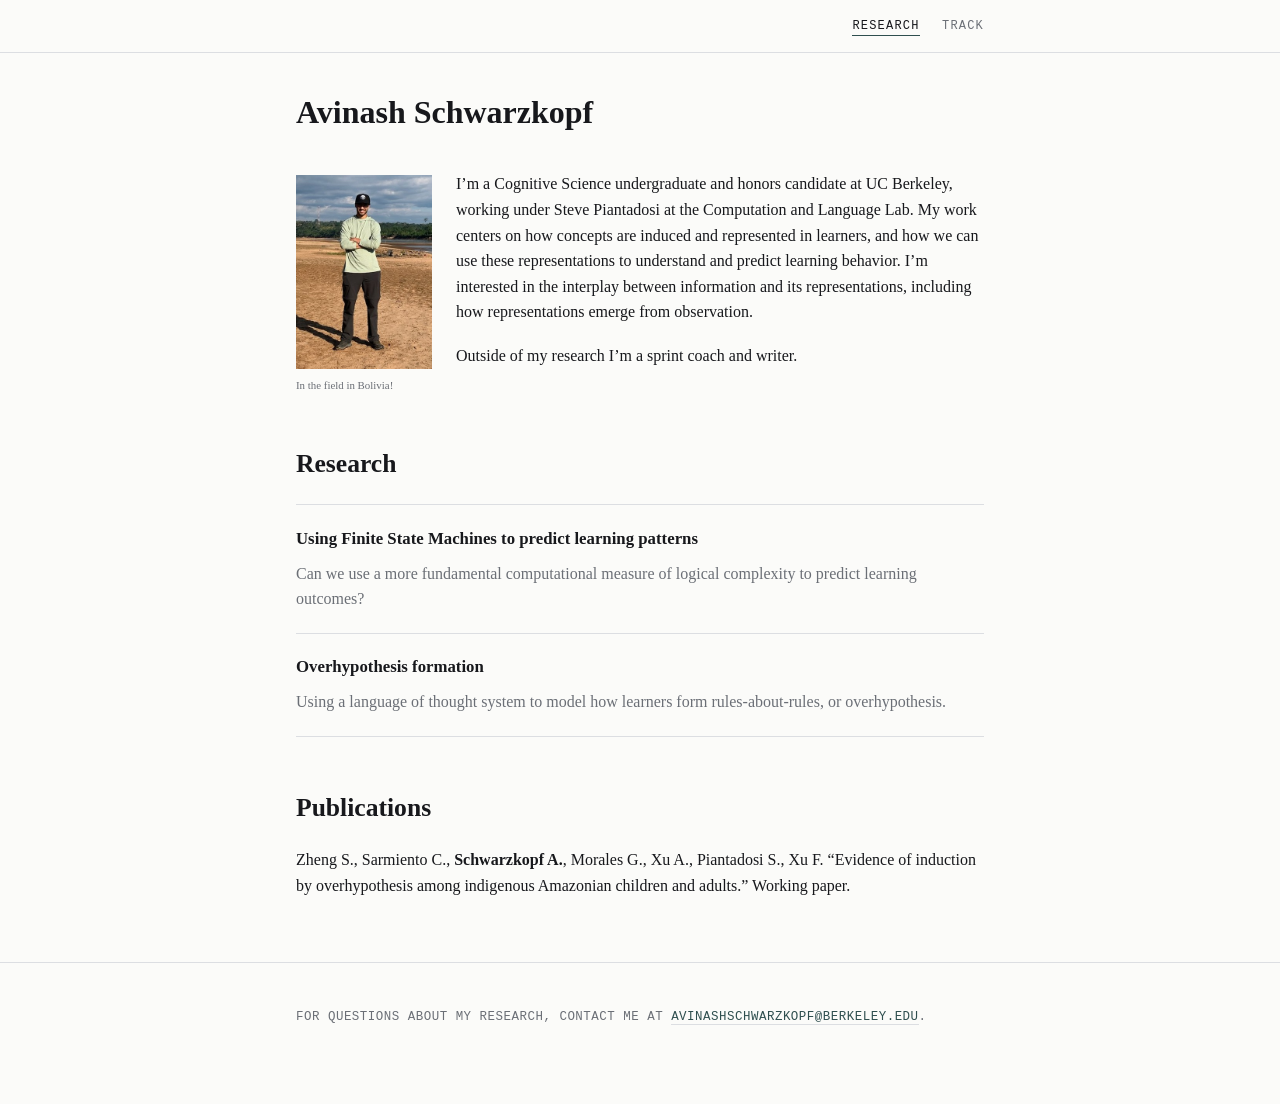
<file: index.html>
<!DOCTYPE html>
<html lang="en">
<head>
<meta charset="utf-8">
<meta name="viewport" content="width=device-width, initial-scale=1">
<title>Avinash Schwarzkopf — Research</title>
<meta name="description" content="Behavioral researcher. Study design, primary data collection, and quantitative modeling of how people learn.">
<link rel="stylesheet" href="style.css">
<link rel="canonical" href="https://avinashschwarzkopf.github.io/">

<!-- Open Graph (also helps link previews, which indirectly boosts CTR/discovery) -->
<meta property="og:title" content="Avinash Schwarzkopf — Research">
<meta property="og:description" content="Behavioral researcher. Study design, primary data collection, and quantitative modeling of how people learn.">
<meta property="og:type" content="profile">
<meta property="og:url" content="https://avinashschwarzkopf.github.io/">

<!-- Structured data: tells Google this page = a Person named Avinash Schwarzkopf -->
<script type="application/ld+json">
{
  "@context": "https://schema.org",
  "@type": "Person",
  "name": "Avinash Schwarzkopf",
  "url": "https://avinashschwarzkopf.github.io",
  "jobTitle": "Cognitive Science researcher",
  "affiliation": {
    "@type": "Organization",
    "name": "UC Berkeley"
  },
  "email": "avinashschwarzkopf@berkeley.edu"
}
</script>
</head>
<body>

<nav class="nav no-name">
  <div class="wrap">
    <ul>
      <li><a class="link" href="/" aria-current="page">Research</a></li>
      <li><a class="link" href="/track/">Track</a></li>
    </ul>
  </div>
</nav>

<main>
  <div class="wrap">

  <h1 class="page-title">Avinash Schwarzkopf</h1>

  <div class="intro-row">
    <figure class="research-photo">
      <img src="images/fieldwork/solo-riverbank-bolivia.jpg"
           alt="Avinash standing on a riverbank in the Bolivian Amazon." loading="lazy">
      <figcaption>In the field in Bolivia!</figcaption>
    </figure>
    <div class="intro-text">
      <p class="lede">
        I&rsquo;m a Cognitive Science undergraduate and honors candidate at UC Berkeley, working
        under Steve Piantadosi at the Computation and Language Lab. My work centers on how
        concepts are induced and represented in learners, and how we can use these
        representations to understand and predict learning behavior. I&rsquo;m interested in
        the interplay between information and its representations, including how
        representations emerge from observation.
      </p>
      <p class="lede">Outside of my research I&rsquo;m a sprint coach and writer.</p>
    </div>
  </div>

  <div class="current-research">
    <h2 class="section-title">Research</h2>

    <ul class="project-list">
      <li class="project-item">
        <p class="project-title">Using Finite State Machines to predict learning patterns</p>
        <p>Can we use a more fundamental computational measure of logical complexity to predict learning outcomes?</p>
      </li>
      <li class="project-item">
        <p class="project-title">Overhypothesis formation</p>
        <p>Using a language of thought system to model how learners form rules-about-rules, or overhypothesis.</p>
      </li>
    </ul>
  </div>

  <h2 class="section-title">Publications</h2>
  <p>
    Zheng S., Sarmiento C., <strong>Schwarzkopf A.</strong>, Morales G., Xu A.,
    Piantadosi S., Xu F. &ldquo;Evidence of induction by overhypothesis among indigenous
    Amazonian children and adults.&rdquo; Working paper.
  </p>

  </div>
</main>

<footer>
  <div class="wrap">
    <p class="meta">For questions about my research, contact me at <a href="mailto:avinashschwarzkopf@berkeley.edu">avinashschwarzkopf@berkeley.edu</a>.</p>
  </div>
</footer>

</body>
</html>
</file>
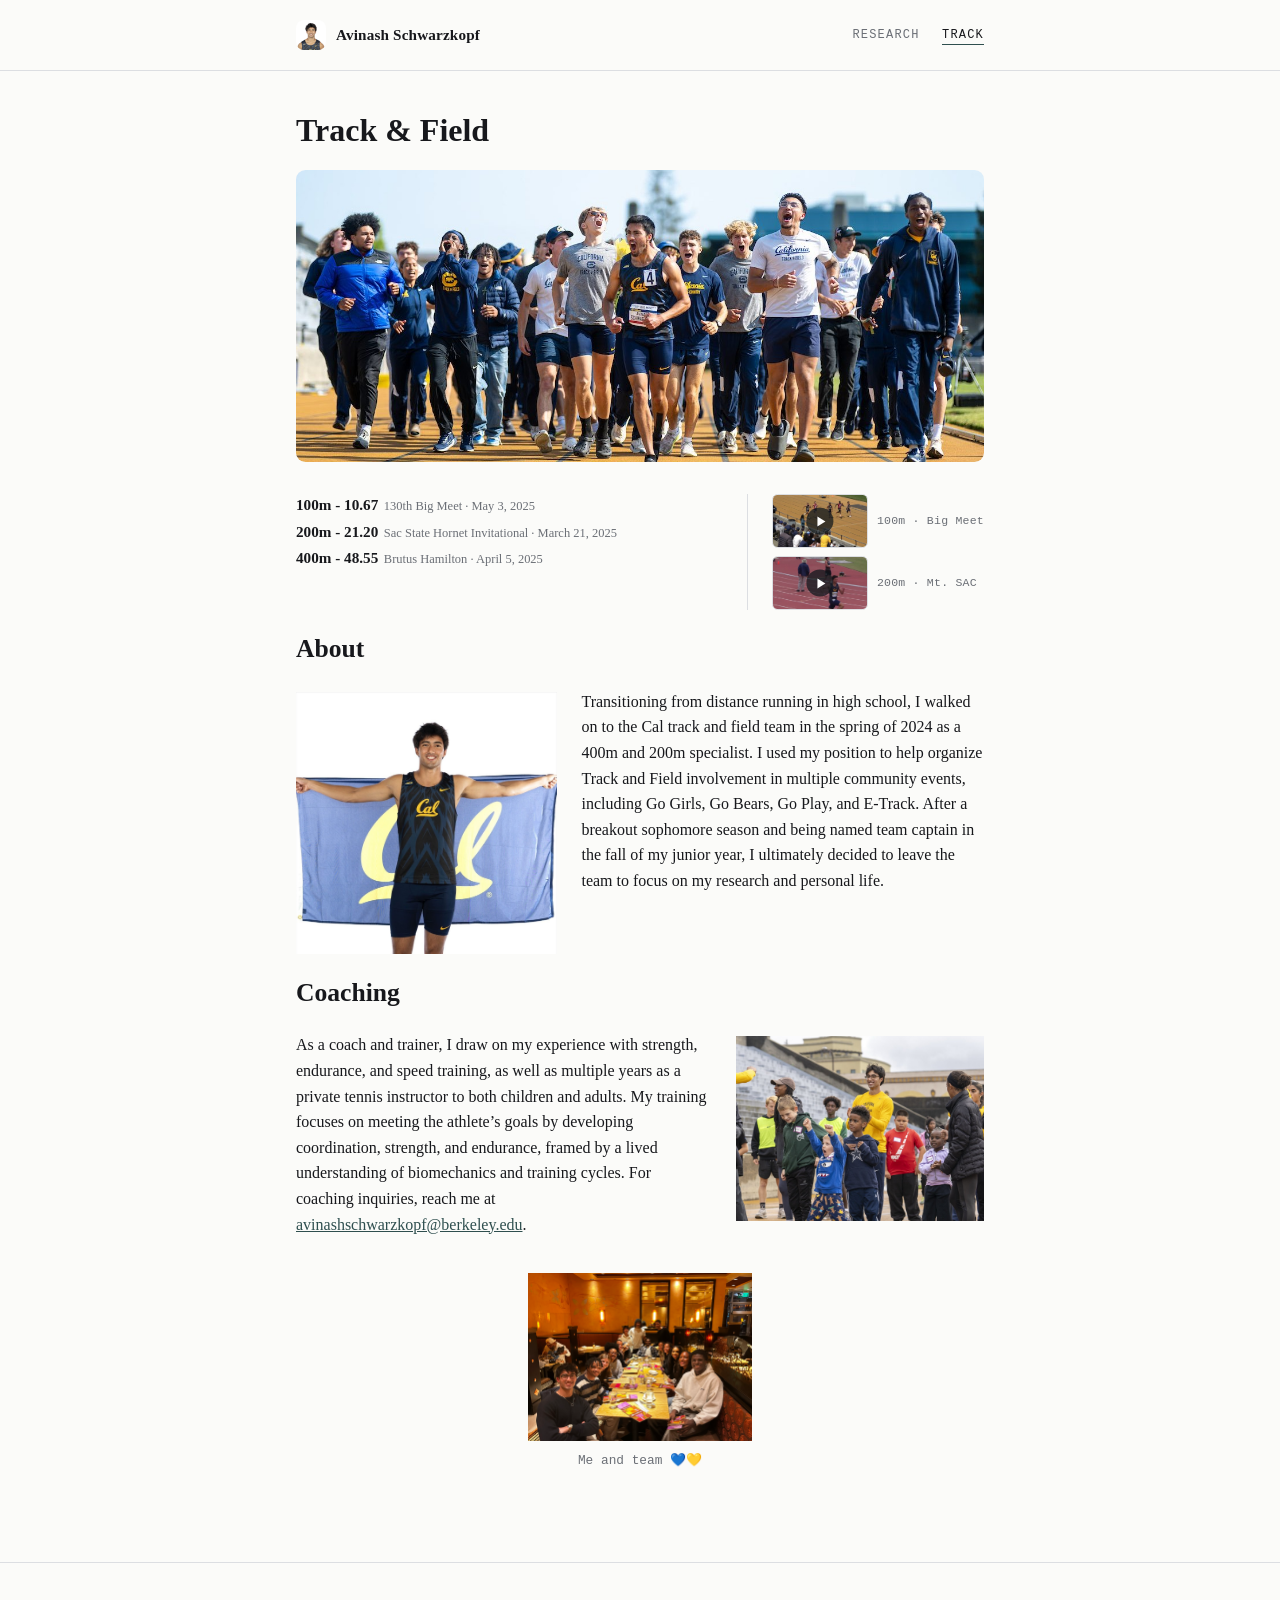
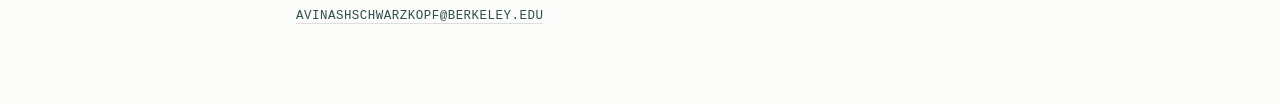
<file: track/index.html>
<!DOCTYPE html>
<html lang="en">
<head>
<meta charset="utf-8">
<meta name="viewport" content="width=device-width, initial-scale=1">
<title>Avinash Schwarzkopf — Track &amp; Field</title>
<meta name="description" content="Cal track and field sprinter and team captain. Personal bests and private sprint coaching.">
<link rel="stylesheet" href="../style.css">
</head>
<body>

<nav class="nav">
  <div class="wrap">
    <a class="name" href="/">
      <img class="nav-icon" src="../images/nav/track.jpg" alt="" loading="lazy">
      Avinash Schwarzkopf
    </a>
    <ul>
      <li><a class="link" href="/">Research</a></li>
      <li><a class="link" href="/track/" aria-current="page">Track</a></li>
    </ul>
  </div>
</nav>

<main>
  <div class="wrap">

  <h1 class="page-title">Track &amp; Field</h1>

  <figure class="hero-photo">
    <img src="../images/track/team-victory-lap.jpg"
         alt="Avinash leading a Cal track and field victory lap with teammates behind him.">
  </figure>

  <div class="prs-row">
    <ul class="pr-list">
      <li><span class="pr-stat">100m - 10.67</span><span class="pr-note">130th Big Meet &middot; May 3, 2025</span></li>
      <li><span class="pr-stat">200m - 21.20</span><span class="pr-note">Sac State Hornet Invitational &middot; March 21, 2025</span></li>
      <li><span class="pr-stat">400m - 48.55</span><span class="pr-note">Brutus Hamilton &middot; April 5, 2025</span></li>
    </ul>

    <div class="clips-mini">
      <button class="clip-line" type="button"
              data-video="../video/100m.mp4"
              data-caption="100m &mdash; 130th Big Meet, May 3, 2025.">
        <span class="clip-thumb">
          <img src="../images/track/100m-thumb.jpg"
               alt="Avinash sprinting down the home stretch of the 100m at the 130th Big Meet." loading="lazy">
          <span class="play-badge" aria-hidden="true"></span>
        </span>
        <span class="clip-label">100m &middot; Big Meet</span>
      </button>
      <button class="clip-line" type="button"
              data-video="../video/200m.mp4"
              data-caption="200m &mdash; Mt. SAC, April 18, 2025.">
        <span class="clip-thumb">
          <img src="../images/track/200m-thumb.jpg"
               alt="Avinash sprinting to the finish of the 200m at Mt. SAC." loading="lazy">
          <span class="play-badge" aria-hidden="true"></span>
        </span>
        <span class="clip-label">200m &middot; Mt. SAC</span>
      </button>
    </div>
  </div>

  <h2 class="section-title">About</h2>
  <div class="prose">

    <figure class="float-img left">
      <img src="../images/track/cal-flag-portrait.jpg"
           alt="Avinash draped in a Cal flag after a meet." loading="lazy">
    </figure>

    <p>
      Transitioning from distance running in high school, I walked on to the Cal
      track and field team in the spring of 2024 as a 400m and 200m specialist.
      I used my position to help organize Track and Field involvement in multiple
      community events, including Go Girls, Go Bears, Go Play, and E-Track. After
      a breakout sophomore season and being named team captain in the fall of my
      junior year, I ultimately decided to leave the team to focus on my research
      and personal life.
    </p>

  </div>

  <h2 class="section-title">Coaching</h2>
  <div class="coaching-wrap">

    <figure class="float-img right small">
      <img src="../images/track/community-clinic-kids.jpg"
           alt="Coaching kids at a Cal track and field community clinic." loading="lazy">
    </figure>

    <p>
      As a coach and trainer, I draw on my experience with strength, endurance,
      and speed training, as well as multiple years as a private tennis
      instructor to both children and adults. My training focuses on meeting the
      athlete&rsquo;s goals by developing coordination, strength, and endurance,
      framed by a lived understanding of biomechanics and training cycles. For
      coaching inquiries, reach me at
      <a href="mailto:avinashschwarzkopf@berkeley.edu?subject=Coaching%20inquiry">avinashschwarzkopf@berkeley.edu</a>.
    </p>

    <figure class="coaching-photo">
      <img src="../images/track/team-dinner.jpg"
           alt="Avinash with teammates at a team dinner." loading="lazy">
      <figcaption>Me and team &#x1F499;&#x1F49B;</figcaption>
    </figure>

  </div>

  </div>
</main>

<div class="lightbox" id="video-lightbox" hidden>
  <div class="lightbox-backdrop" data-close></div>
  <div class="lightbox-content">
    <button class="lightbox-close" type="button" data-close aria-label="Close video">&times;</button>
    <video id="lightbox-video" controls playsinline></video>
    <p class="lightbox-caption" id="lightbox-caption"></p>
  </div>
</div>

<footer>
  <div class="wrap">
    <p class="meta">
      <a href="mailto:avinashschwarzkopf@berkeley.edu">avinashschwarzkopf@berkeley.edu</a>
    </p>
  </div>
</footer>

<script src="track.js"></script>

</body>
</html>
</file>
<file: style.css>
:root {
  --ink: #17181c;
  --muted: #6b6f76;
  --rule: #dcdee2;
  --paper: #fbfbf9;
  --mark: #2f4f4f;
  --measure: 46rem;
}
* { box-sizing: border-box; }
html { -webkit-text-size-adjust: 100%; }
body {
  margin: 0;
  background: var(--paper);
  color: var(--ink);
  font: 16px/1.6 "Iowan Old Style", "Palatino Linotype", Palatino, Georgia, serif;
  -webkit-font-smoothing: antialiased;
}
img { max-width: 100%; height: auto; display: block; }
a { color: var(--mark); }
a:focus-visible { outline: 2px solid var(--mark); outline-offset: 3px; }

.wrap { max-width: var(--measure); margin: 0 auto; padding: 0 1.5rem; }

/* ---- nav ---- */
.nav {
  border-bottom: 1px solid var(--rule);
}
.nav .wrap {
  display: flex;
  justify-content: space-between;
  align-items: center;
  gap: 1rem;
  padding-top: 1.25rem;
  padding-bottom: 1.25rem;
}
.nav.no-name .wrap {
  justify-content: flex-end;
}
.nav .name {
  display: inline-flex;
  align-items: center;
  gap: 0.6rem;
  font-size: 0.95rem;
  font-weight: 600;
  letter-spacing: 0.01em;
  text-decoration: none;
  color: var(--ink);
}
.nav-icon {
  width: 1.9rem;
  height: 1.9rem;
  border-radius: 0.5rem;
  object-fit: cover;
  display: block;
  flex-shrink: 0;
}
.nav ul {
  list-style: none;
  display: flex;
  gap: 1.4rem;
  margin: 0;
  padding: 0;
  font: 500 0.75rem/1 ui-monospace, SFMono-Regular, "SF Mono", Menlo, monospace;
  letter-spacing: 0.1em;
  text-transform: uppercase;
}
.nav a.link { text-decoration: none; color: var(--muted); padding-bottom: 2px; }
.nav a.link:hover { color: var(--ink); }
.nav a.link[aria-current="page"] {
  color: var(--ink);
  border-bottom: 1px solid var(--mark);
}

.meta {
  font: 500 0.78rem/1.6 ui-monospace, SFMono-Regular, "SF Mono", Menlo, monospace;
  letter-spacing: 0.04em;
  text-transform: uppercase;
  color: var(--muted);
}
.meta a { text-decoration: none; border-bottom: 1px solid var(--rule); }
.meta a:hover { border-bottom-color: var(--mark); }
h2 {
  font: 500 0.78rem/1 ui-monospace, SFMono-Regular, "SF Mono", Menlo, monospace;
  letter-spacing: 0.12em;
  text-transform: uppercase;
  color: var(--muted);
  margin: 3.5rem 0 1.5rem;
}
.page-head { padding: 4rem 0 0; }
.page-head + h2 { margin-top: 3rem; }
.prs-row + h2 { margin-top: 1.5rem; }
.prose + h2 { margin-top: 0.5rem; }

h2.section-title {
  font: 700 1.6rem/1.2 "Iowan Old Style", "Palatino Linotype", Palatino, Georgia, serif;
  letter-spacing: normal;
  text-transform: none;
  color: var(--ink);
}

/* ---- intro blurb + photo ---- */
.intro-row {
  display: flex;
  align-items: flex-start;
  gap: 1.5rem;
  margin-top: 2.5rem;
}
.intro-text {
  flex: 1 1 auto;
  min-width: 0;
}
.intro-text .lede {
  margin: 0 0 1.1rem;
}
.intro-text .lede:last-child {
  margin-bottom: 0;
}
.research-photo {
  flex: 0 0 8.5rem;
  width: 8.5rem;
  margin: 0.2rem 0 0;
}
.research-photo img { width: 100%; }

.research-photo figcaption {
  font-family: "Iowan Old Style", "Palatino Linotype", Palatino, Georgia, serif;
  font-style: normal;
  font-size: 0.68rem;
  line-height: 1.5;
  color: var(--muted);
  margin-top: 0.5rem;
}
@media (max-width: 34rem) {
  .intro-row { flex-direction: column; }
  .research-photo { width: 45%; margin: 0 auto 1.2rem; }
}

/* ---- project list ---- */
.project-list {
  list-style: none;
  margin: 0 0 2.5rem;
  padding: 0;
}
.project-item {
  padding: 1.3rem 0;
  border-top: 1px solid var(--rule);
}
.project-item:last-child {
  border-bottom: 1px solid var(--rule);
}
.project-title {
  margin: 0;
  font-size: 1.05rem;
  font-weight: 600;
  color: var(--ink);
}
.project-role {
  font: 500 0.72rem/1.4 ui-monospace, SFMono-Regular, Menlo, monospace;
  letter-spacing: 0.06em;
  text-transform: uppercase;
  color: var(--mark);
  margin: 0.3rem 0 0;
}
.project-item p:last-child {
  margin: 0.5rem 0 0;
  color: var(--muted);
}

footer {
  border-top: 1px solid var(--rule);
  margin-top: 4rem;
  padding: 2rem 0 4rem;
}

/* ---- project entries ---- */
.entry { padding: 1.6rem 0; border-top: 1px solid var(--rule); }
.entry:last-of-type { border-bottom: 1px solid var(--rule); }
.entry h3 { font-size: 1.15rem; font-weight: 600; margin: 0 0 0.15rem; }
.entry .role {
  font: 500 0.72rem/1.4 ui-monospace, SFMono-Regular, Menlo, monospace;
  letter-spacing: 0.06em;
  text-transform: uppercase;
  color: var(--mark);
  margin: 0 0 0.8rem;
}
.entry p { margin: 0 0 0.6rem; }
.entry p:last-child { margin-bottom: 0; }

/* ---- figures ---- */
figure { margin: 1.4rem 0 0; }
figcaption {
  font: 0.8rem/1.5 ui-monospace, SFMono-Regular, Menlo, monospace;
  color: var(--muted);
  margin-top: 0.6rem;
}
.gallery {
  display: grid;
  grid-template-columns: repeat(2, 1fr);
  gap: 1rem;
  margin: 1.5rem 0 0;
}
.gallery img { width: 100%; }

/* ---- track hero photo ---- */
.hero-photo { margin: 1.25rem 0 0; }
.hero-photo img {
  width: 100%;
  max-height: 22rem;
  object-fit: cover;
  object-position: center 40%;
  border-radius: 0.6rem;
}

/* ---- PR list ---- */
.pr-list {
  list-style: none;
  margin: 0;
  padding: 0;
  flex: 1 1 auto;
  min-width: 0;
}
.pr-list li {
  line-height: 1.35;
  margin: 0 0 0.3rem;
}
.pr-list li:last-child { margin-bottom: 0; }
.pr-stat {
  font-variant-numeric: tabular-nums;
  font-weight: 700;
  color: var(--ink);
  font-size: 0.95rem;
}
.pr-note {
  color: var(--muted);
  font-size: 0.78rem;
  margin-left: 0.35rem;
}

/* ---- PR list + video thumbs, side by side ---- */
.prs-row {
  display: flex;
  align-items: stretch;
  gap: 1.5rem;
  margin-top: 2rem;
}
@media (max-width: 34rem) {
  .prs-row { flex-direction: column; }
}

@media (max-width: 34rem) {
  h1 { font-size: 1.7rem; }
  .gallery { grid-template-columns: 1fr; }
  .hero-photo img { max-height: 16rem; }
  .nav .wrap { flex-direction: column; align-items: flex-start; gap: 0.7rem; }
}
@media (prefers-reduced-motion: reduce) {
  * { animation: none !important; transition: none !important; }
}

/* ---- page title ---- */
.page-title {
  font: 700 2rem/1.2 "Iowan Old Style", "Palatino Linotype", Palatino, Georgia, serif;
  color: var(--ink);
  margin: 2.5rem 0 0;
}

/* ---- Research heading ---- */
.current-research {
  margin-top: 1.75rem;
}

/* ---- tiny video links, stacked beside the PR list ---- */
/* border-left is a deliberate divider: the videos illustrate the events,
   they aren't the source of the times, so the two lists read as separate. */
.clips-mini {
  flex: 0 0 auto;
  display: flex;
  flex-direction: column;
  gap: 0.5rem;
  border-left: 1px solid var(--rule);
  padding-left: 1.5rem;
}
.clip-line {
  display: flex;
  flex: 1 1 0;
  align-items: center;
  gap: 0.55rem;
  background: none;
  border: none;
  padding: 0;
  margin: 0;
  cursor: pointer;
  font: inherit;
  text-align: left;
  color: var(--muted);
}
.clip-line .clip-thumb {
  flex: 0 0 auto;
  width: 6rem;
  aspect-ratio: 16 / 9;
}
.clip-line .clip-label {
  font: 500 0.72rem/1.3 ui-monospace, SFMono-Regular, Menlo, monospace;
  letter-spacing: 0.02em;
  white-space: nowrap;
}
.clip-line:hover,
.clip-line:hover .clip-label,
.clip-line:focus-visible .clip-label { color: var(--mark); }
@media (max-width: 34rem) {
  .clips-mini { flex-direction: row; width: 100%; }
}

/* ---- prose with wrapped photos ---- */
.prose {
  margin-top: 1rem;
}
.prose::after,
.coaching-wrap::after {
  content: '';
  display: table;
  clear: both;
}
.prose p {
  margin: 0 0 1.1rem;
}
.float-img {
  margin: 0 0 1.2rem;
}
.float-img img { width: 100%; }
.float-img.left {
  float: left;
  width: 38%;
  margin: 0.2rem 1.5rem 1rem 0;
}
.float-img.right {
  float: right;
  width: 38%;
  margin: 0.2rem 0 1rem 1.5rem;
}
@media (max-width: 34rem) {
  .float-img.left,
  .float-img.right {
    float: none;
    width: 100%;
    margin: 0 0 1.2rem;
  }
}

/* ---- clip thumbnails + lightbox ---- */
.clip-thumb {
  position: relative;
  display: block;
  width: 100%;
  padding: 0;
  border: 1px solid var(--rule);
  border-radius: 0.35rem;
  overflow: hidden;
  background: #000;
  cursor: pointer;
  font: inherit;
}
.clip-thumb img {
  width: 100%;
  aspect-ratio: 16 / 9;
  object-fit: cover;
  display: block;
  transition: transform 0.25s ease;
}
.clip-thumb:hover img { transform: scale(1.05); }
.clip-thumb .play-badge {
  position: absolute;
  top: 50%;
  left: 50%;
  transform: translate(-50%, -50%);
  width: 2.75rem;
  height: 2.75rem;
  border-radius: 50%;
  background: rgba(15, 23, 28, 0.72);
  display: flex;
  align-items: center;
  justify-content: center;
  transition: background 0.2s ease;
}
.clip-thumb .play-badge::after {
  content: '';
  border-style: solid;
  border-width: 0.5rem 0 0.5rem 0.85rem;
  border-color: transparent transparent transparent #fff;
  margin-left: 3px;
}
.clip-thumb:hover .play-badge,
.clip-thumb:focus-visible .play-badge { background: var(--mark); }
.clip-line .play-badge {
  width: 1.7rem;
  height: 1.7rem;
}
.clip-line .play-badge::after {
  border-width: 0.32rem 0 0.32rem 0.52rem;
  margin-left: 2px;
}

.lightbox {
  position: fixed;
  inset: 0;
  z-index: 50;
  display: flex;
  align-items: center;
  justify-content: center;
  padding: 2rem 1.5rem;
}
.lightbox[hidden] { display: none; }
.lightbox-backdrop {
  position: absolute;
  inset: 0;
  background: rgba(10, 12, 14, 0.9);
}
.lightbox-content {
  position: relative;
  z-index: 1;
  max-width: min(90vw, 56rem);
  width: 100%;
}
.lightbox-content video {
  width: 100%;
  max-height: 78vh;
  display: block;
  background: #000;
  border-radius: 0.35rem;
}
.lightbox-caption {
  color: #fff;
  text-align: center;
  margin: 0.85rem 0 0;
}
.lightbox-close {
  position: absolute;
  top: -2.4rem;
  right: 0;
  background: none;
  border: none;
  color: #fff;
  font-size: 1.9rem;
  line-height: 1;
  cursor: pointer;
  padding: 0.2rem 0.5rem;
}
.lightbox-close:hover,
.lightbox-close:focus-visible { color: #fff9; }

/* ---- coaching section ---- */
.coaching-wrap { margin-top: 1rem; }
.coaching-wrap p { margin: 0 0 1.1rem; }
.float-img.small { width: 36%; }
@media (max-width: 34rem) {
  .float-img.small { width: 100%; }
}
.coaching-photo {
  clear: both;
  max-width: 14rem;
  margin: 2.25rem auto 1.75rem;
  text-align: center;
}
</file>
